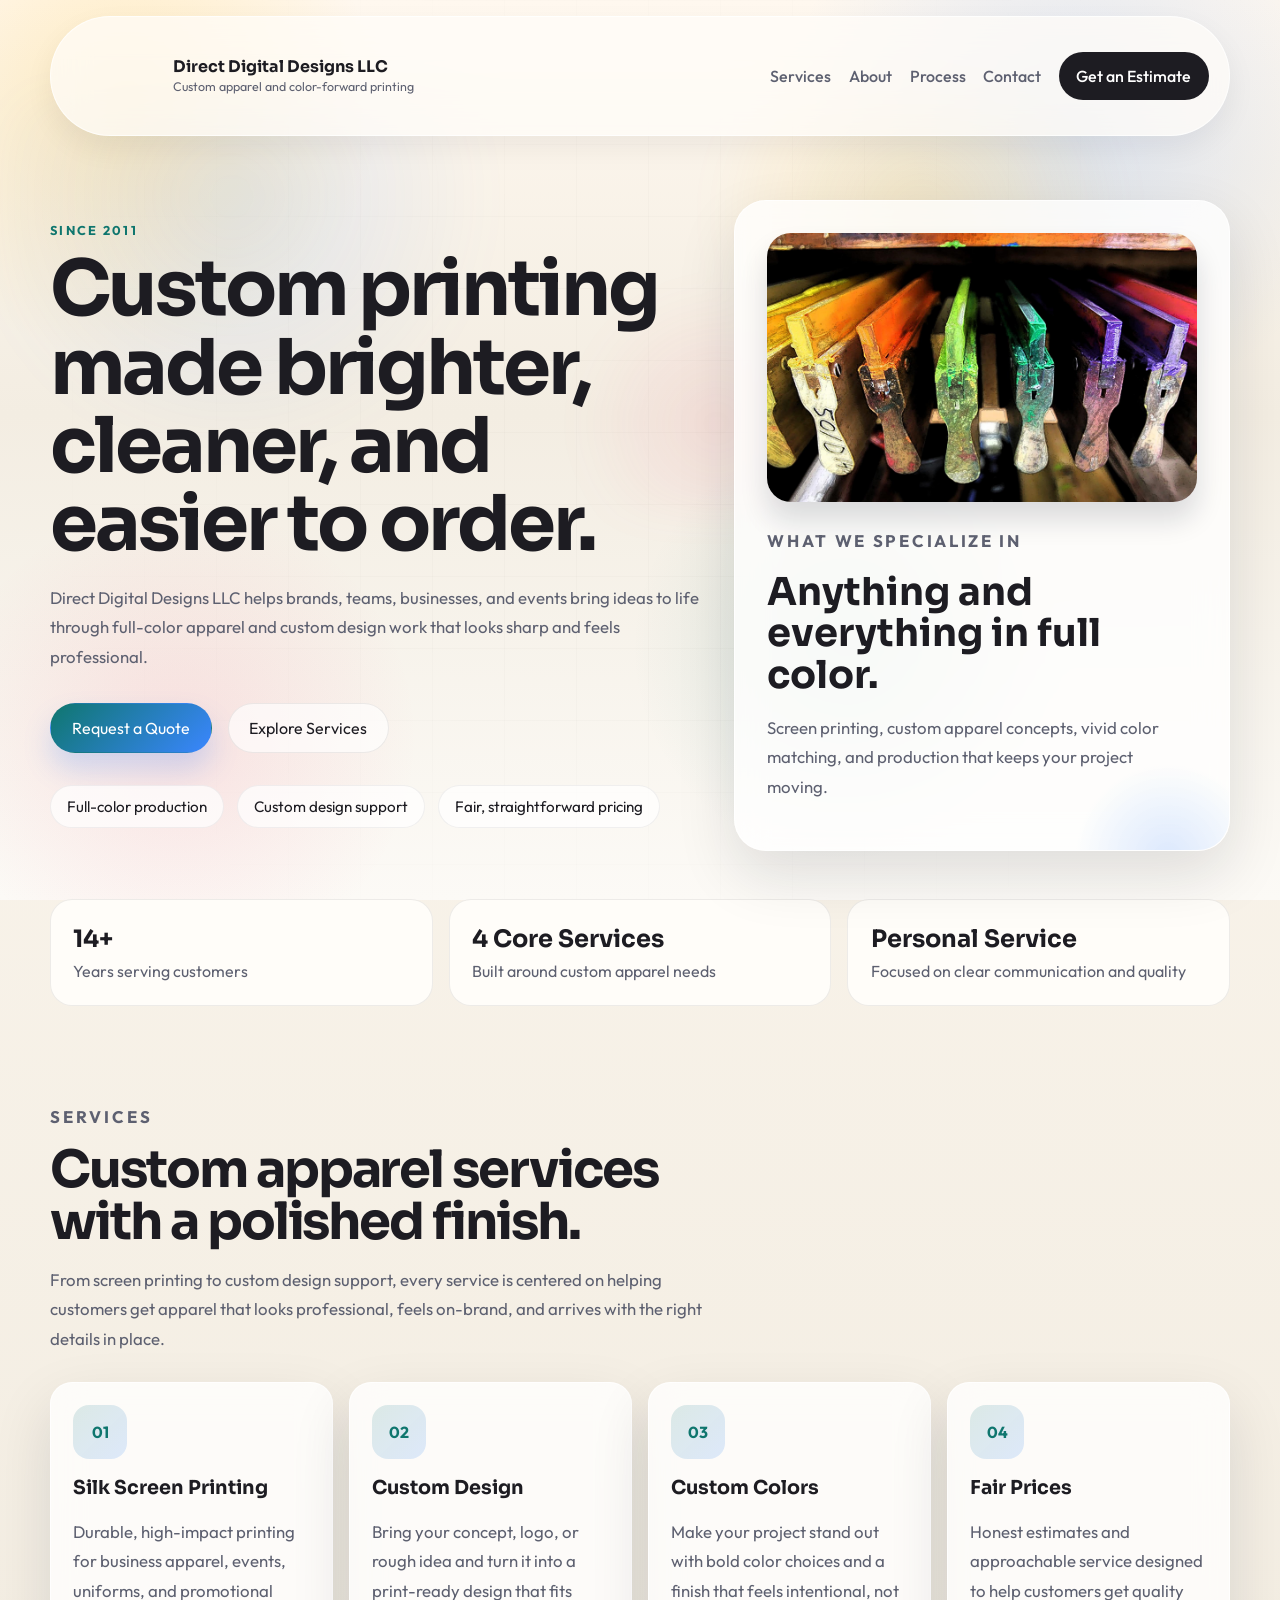
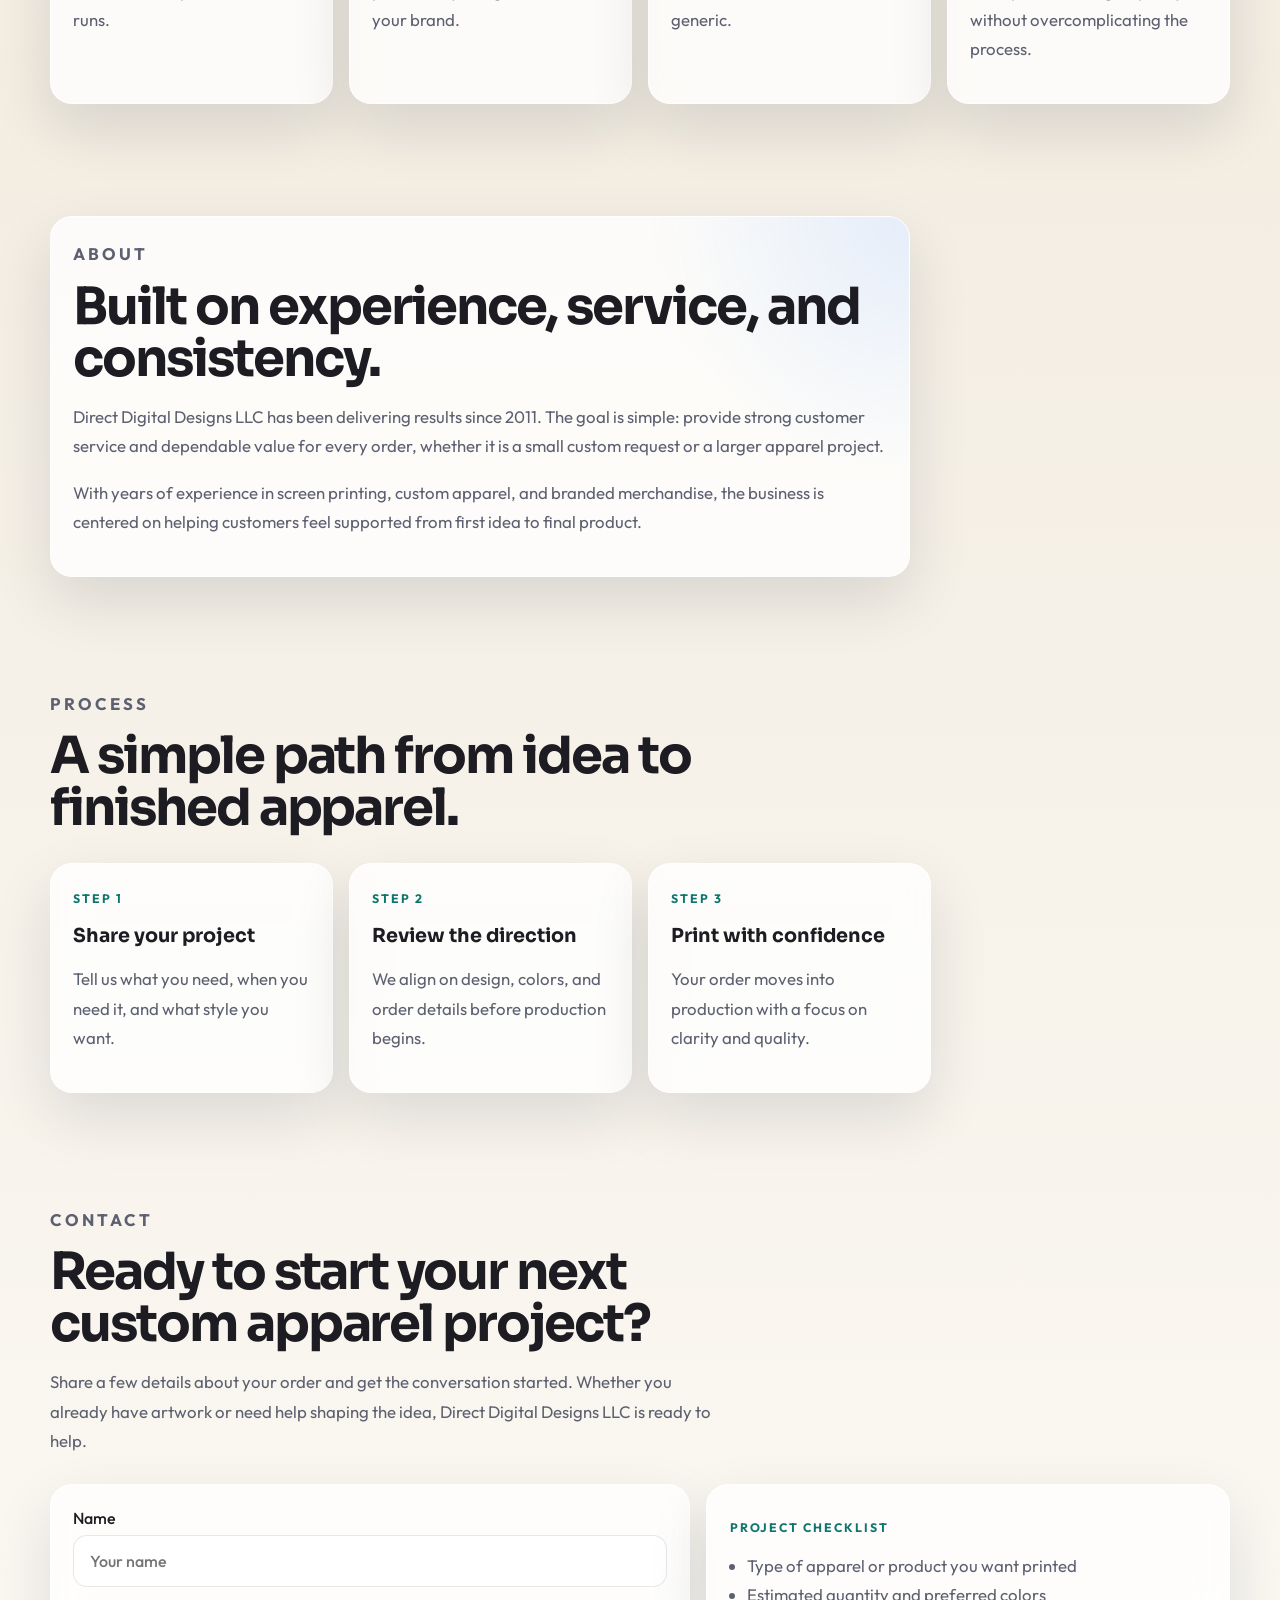
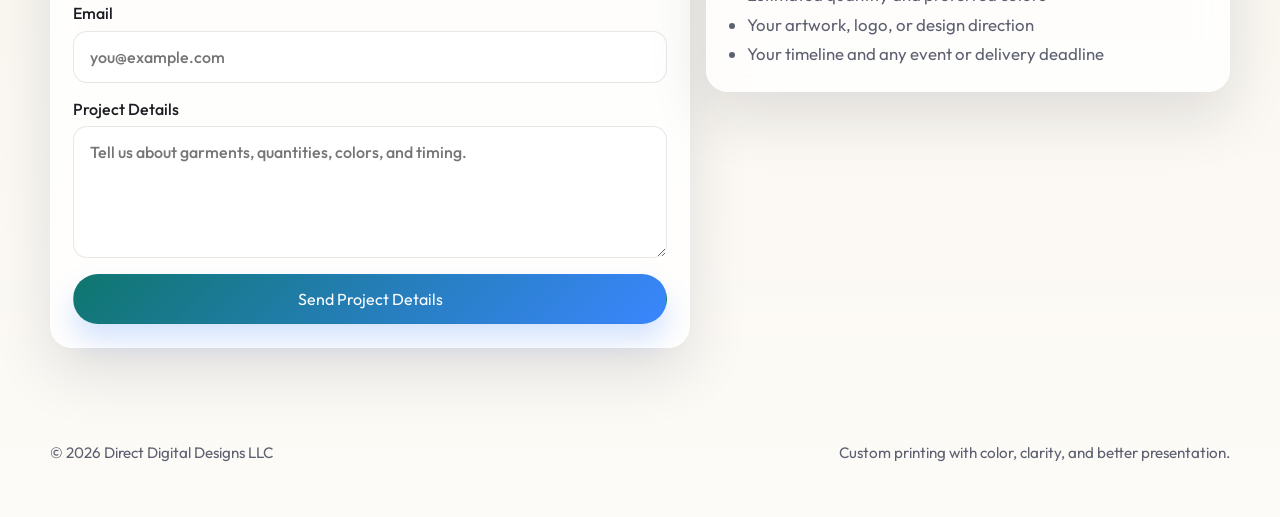
<file: index.html>
<!DOCTYPE html>
<html lang="en">
  <head>
    <meta charset="UTF-8" />
    <meta name="viewport" content="width=device-width, initial-scale=1.0" />
    <title>Direct Digital Designs LLC</title>
    <meta
      name="description"
      content="Direct Digital Designs LLC creates custom apparel, full-color printing, and branded merchandise with a focus on quality, fair pricing, and dependable service."
    />
    <link rel="preconnect" href="https://fonts.googleapis.com" />
    <link rel="preconnect" href="https://fonts.gstatic.com" crossorigin />
    <link
      href="https://fonts.googleapis.com/css2?family=Outfit:wght@300;400;500;600;700;800&family=Sora:wght@400;500;600;700&display=swap"
      rel="stylesheet"
    />
    <style>
      :root {
        --bg: #f6f2ea;
        --surface: rgba(255, 255, 255, 0.78);
        --surface-strong: #fffdf9;
        --header-surface: rgba(255, 253, 249, 0.75);
        --text: #1d1c22;
        --muted: #5d6070;
        --line: rgba(29, 28, 34, 0.08);
        --accent: #0f766e;
        --accent-2: #ef476f;
        --accent-3: #ffb703;
        --accent-4: #3a86ff;
        --shadow: 0 24px 60px rgba(17, 24, 39, 0.12);
        --radius-xl: 32px;
        --radius-lg: 22px;
        --radius-md: 16px;
        --max-width: 1180px;
      }

      *,
      *::before,
      *::after {
        box-sizing: border-box;
      }

      html {
        scroll-behavior: smooth;
      }

      body {
        margin: 0;
        font-family: "Outfit", "Avenir Next", "Segoe UI", sans-serif;
        color: var(--text);
        background: linear-gradient(180deg, #fcf7ef 0%, #f3ede2 46%, #fdfbf7 100%);
        position: relative;
      }

      img {
        max-width: 100%;
        display: block;
      }

      a {
        color: inherit;
        text-decoration: none;
      }

      button,
      input,
      textarea {
        font: inherit;
      }

      .site-shell {
        min-height: 100vh;
        position: relative;
        isolation: isolate;
      }

      .site-shell::before,
      .site-shell::after {
        content: "";
        position: fixed;
        inset: 0;
        pointer-events: none;
      }

      .site-shell::before {
        z-index: -2;
        background:
          radial-gradient(circle at 10% 12%, rgba(255, 183, 3, 0.2), transparent 18%),
          radial-gradient(circle at 84% 14%, rgba(58, 134, 255, 0.16), transparent 22%),
          radial-gradient(circle at 66% 72%, rgba(15, 118, 110, 0.12), transparent 20%),
          radial-gradient(circle at 14% 82%, rgba(239, 71, 111, 0.12), transparent 18%),
          linear-gradient(180deg, #fff8ef 0%, #f3ede2 46%, #fcfaf6 100%);
      }

      .site-shell::after {
        z-index: -1;
        opacity: 0.45;
        background-image:
          linear-gradient(rgba(29, 28, 34, 0.04) 1px, transparent 1px),
          linear-gradient(90deg, rgba(29, 28, 34, 0.035) 1px, transparent 1px);
        background-size: 72px 72px;
        mask-image: radial-gradient(circle at center, black 34%, transparent 88%);
      }

      .site-header,
      .hero,
      .stats,
      .services,
      .about,
      .process,
      .contact,
      .site-footer {
        width: min(calc(100% - 2rem), var(--max-width));
        margin: 0 auto;
      }

      .site-header {
        position: sticky;
        top: 0;
        z-index: 20;
        display: flex;
        align-items: center;
        justify-content: space-between;
        gap: 1.25rem;
        margin-top: 1rem;
        padding: 1rem 1.25rem;
        background: var(--header-surface);
        border: 1px solid rgba(255, 255, 255, 0.65);
        backdrop-filter: blur(18px);
        border-radius: 999px;
        box-shadow: 0 12px 30px rgba(17, 24, 39, 0.06);
      }

      .brand {
        display: flex;
        align-items: center;
        gap: 1rem;
        min-width: 0;
      }

      .brand-copy {
        min-width: 0;
      }

      .brand strong,
      .brand small {
        display: block;
      }

      .brand strong {
        font-family: "Sora", "Outfit", sans-serif;
        font-size: 1rem;
        line-height: 1.1;
      }

      .brand small {
        color: var(--muted);
        font-size: 0.78rem;
        margin-top: 0.2rem;
        line-height: 1.25;
      }

      .brand-mark-shell {
        position: relative;
        display: grid;
        place-items: center;
        width: 86px;
        height: 86px;
        flex: 0 0 86px;
        background: transparent;
      }

      .brand-mark-canvas,
      .brand-mark-video-source {
        position: absolute;
        inset: 0;
        margin: auto;
        width: 82px;
        height: 82px;
      }

      .brand-mark-canvas {
        display: block;
        object-fit: contain;
        background: transparent;
        filter: drop-shadow(0 10px 18px rgba(17, 24, 39, 0.14));
        transition: transform 180ms ease, filter 180ms ease;
      }

      .brand-mark-video-source {
        opacity: 0;
        pointer-events: none;
      }

      .brand:hover .brand-mark-canvas,
      .brand:focus-visible .brand-mark-canvas {
        transform: translateY(-1px) scale(1.02);
        filter: drop-shadow(0 14px 22px rgba(17, 24, 39, 0.18));
      }

      .site-nav {
        display: flex;
        align-items: center;
        gap: 1.1rem;
      }

      .site-nav a {
        color: var(--muted);
        font-weight: 500;
      }

      .site-nav a:hover,
      .site-nav a:focus-visible {
        color: var(--text);
      }

      .nav-cta {
        padding: 0.85rem 1.1rem;
        border-radius: 999px;
        background: var(--text);
        color: white !important;
      }

      .menu-toggle {
        display: none;
        border: 0;
        background: transparent;
        color: var(--text);
        font-weight: 600;
      }

      .hero {
        position: relative;
        display: grid;
        grid-template-columns: 1.25fr 0.95fr;
        gap: 2rem;
        padding: 4rem 0 2rem;
        align-items: center;
      }

      .hero::before {
        content: "";
        position: absolute;
        inset: -2.5rem -3rem auto -3rem;
        height: 420px;
        border-radius: 48px;
        background:
          radial-gradient(circle at 18% 24%, rgba(58, 134, 255, 0.12), transparent 24%),
          radial-gradient(circle at 72% 28%, rgba(255, 183, 3, 0.16), transparent 22%),
          radial-gradient(circle at 56% 78%, rgba(239, 71, 111, 0.1), transparent 18%);
        filter: blur(18px);
        z-index: -1;
      }

      .eyebrow {
        margin: 0 0 0.75rem;
        color: var(--accent);
        text-transform: uppercase;
        letter-spacing: 0.18em;
        font-size: 0.8rem;
        font-weight: 700;
      }

      .hero h1,
      .section-heading h2,
      .about-panel h2 {
        font-family: "Sora", "Outfit", sans-serif;
        line-height: 1.02;
        letter-spacing: -0.04em;
      }

      .hero h1 {
        margin: 0;
        max-width: 12ch;
        font-size: clamp(3rem, 6vw, 5.75rem);
      }

      .hero-text,
      .section-heading p,
      .about-panel p,
      .service-card p,
      .process-grid p,
      .hero-card p,
      .contact-copy li,
      .contact .section-heading p {
        color: var(--muted);
        line-height: 1.75;
        font-size: 1.05rem;
      }

      .hero-text {
        max-width: 60ch;
        margin: 1.2rem 0 0;
      }

      .hero-actions {
        display: flex;
        flex-wrap: wrap;
        gap: 1rem;
        margin: 2rem 0;
      }

      .button {
        display: inline-flex;
        align-items: center;
        justify-content: center;
        min-height: 50px;
        padding: 0.85rem 1.3rem;
        border-radius: 999px;
        border: 1px solid transparent;
        transition: transform 180ms ease, box-shadow 180ms ease, border-color 180ms ease;
      }

      .button:hover,
      .button:focus-visible {
        transform: translateY(-2px);
      }

      .button-primary {
        background: linear-gradient(135deg, var(--accent), var(--accent-4));
        color: white;
        box-shadow: 0 16px 28px rgba(58, 134, 255, 0.22);
      }

      .button-secondary {
        background: rgba(255, 255, 255, 0.65);
        border-color: rgba(29, 28, 34, 0.08);
      }

      .hero-highlights {
        display: flex;
        flex-wrap: wrap;
        gap: 0.8rem;
        padding: 0;
        margin: 0;
        list-style: none;
      }

      .hero-highlights li {
        padding: 0.7rem 1rem;
        border-radius: 999px;
        background: rgba(255, 255, 255, 0.7);
        border: 1px solid rgba(29, 28, 34, 0.06);
        font-size: 0.95rem;
      }

      .hero-card,
      .about-note,
      .contact-card,
      .contact-form,
      .service-card,
      .process-grid article {
        background: var(--surface);
        border: 1px solid rgba(255, 255, 255, 0.75);
        box-shadow: var(--shadow);
        backdrop-filter: blur(16px);
      }

      .hero-card {
        padding: 2rem;
        border-radius: var(--radius-xl);
        position: relative;
        overflow: hidden;
      }

      .hero-card::before {
        content: "";
        position: absolute;
        inset: auto -10% -18% auto;
        width: 220px;
        height: 220px;
        background: radial-gradient(circle, rgba(58, 134, 255, 0.18), transparent 60%);
      }

      .hero-card-image {
        display: block;
        width: 100%;
        aspect-ratio: 16 / 10;
        margin-bottom: 1.5rem;
        border-radius: 24px;
        object-fit: cover;
        object-position: center;
        box-shadow:
          0 18px 28px rgba(17, 24, 39, 0.14),
          inset 0 1px 0 rgba(255, 255, 255, 0.35);
      }

      .card-label,
      .note-title,
      .process-grid span {
        text-transform: uppercase;
        letter-spacing: 0.16em;
        font-size: 0.77rem;
        font-weight: 700;
        color: var(--accent);
      }

      .hero-card h2 {
        margin: 0.4rem 0 0.8rem;
        font-family: "Sora", sans-serif;
        font-size: clamp(1.85rem, 3vw, 2.6rem);
        line-height: 1.08;
      }

      .stats {
        display: grid;
        grid-template-columns: repeat(3, minmax(0, 1fr));
        gap: 1rem;
        padding: 1rem 0 4rem;
      }

      .stats article {
        padding: 1.5rem 1.4rem;
        border-radius: var(--radius-lg);
        background: var(--surface-strong);
        border: 1px solid var(--line);
      }

      .stats strong {
        display: block;
        font-family: "Sora", sans-serif;
        font-size: 1.5rem;
      }

      .stats span {
        display: block;
        color: var(--muted);
        margin-top: 0.45rem;
      }

      .services,
      .process,
      .contact {
        padding: 2rem 0 5rem;
      }

      .about {
        padding: 2rem 0 5rem;
      }

      .section-heading {
        max-width: 62ch;
        margin-bottom: 1.8rem;
      }

      .section-heading h2,
      .about-panel h2 {
        margin: 0;
        font-size: clamp(2rem, 4vw, 3.45rem);
      }

      .service-grid,
      .process-grid {
        display: grid;
        grid-template-columns: repeat(4, minmax(0, 1fr));
        gap: 1rem;
      }

      .service-card,
      .process-grid article,
      .about-panel,
      .about-note,
      .contact-form,
      .contact-card {
        border-radius: var(--radius-lg);
        padding: 1.4rem;
      }

      .icon-wrap {
        display: inline-grid;
        place-items: center;
        width: 54px;
        height: 54px;
        border-radius: 16px;
        background: linear-gradient(135deg, rgba(15, 118, 110, 0.14), rgba(58, 134, 255, 0.16));
        color: var(--accent);
        font-weight: 700;
      }

      .service-card h3,
      .process-grid h3 {
        margin: 1rem 0 0.5rem;
        font-family: "Sora", sans-serif;
        font-size: 1.2rem;
      }

      .about-panel {
        max-width: 860px;
        background:
          radial-gradient(circle at top right, rgba(58, 134, 255, 0.12), transparent 28%),
          var(--surface);
        border: 1px solid rgba(255, 255, 255, 0.75);
        box-shadow: var(--shadow);
      }

      .about-note ul,
      .contact-card ul {
        padding-left: 1.1rem;
        margin: 1rem 0 0;
        color: var(--muted);
        line-height: 1.75;
      }

      .contact-panel {
        display: grid;
        grid-template-columns: 1.1fr 0.9fr;
        gap: 1rem;
      }

      .contact-form {
        display: grid;
        gap: 1rem;
      }

      .contact-form label {
        display: grid;
        gap: 0.45rem;
        font-weight: 500;
      }

      .contact-form input,
      .contact-form textarea {
        width: 100%;
        padding: 0.95rem 1rem;
        border-radius: 14px;
        border: 1px solid rgba(29, 28, 34, 0.1);
        background: rgba(255, 255, 255, 0.8);
        color: var(--text);
      }

      .contact-form input:focus,
      .contact-form textarea:focus {
        outline: 2px solid rgba(58, 134, 255, 0.25);
        border-color: rgba(58, 134, 255, 0.55);
      }

      .site-footer {
        display: flex;
        justify-content: space-between;
        gap: 1rem;
        padding: 0 0 2.5rem;
        color: var(--muted);
        font-size: 0.95rem;
      }

      @media (max-width: 980px) {
        .hero,
        .about,
        .contact-panel,
        .service-grid,
        .process-grid,
        .stats {
          grid-template-columns: 1fr;
        }

        .hero h1 {
          max-width: 13ch;
        }

        .site-header {
          border-radius: 28px;
          align-items: flex-start;
          flex-wrap: wrap;
        }

        .menu-toggle {
          display: inline-flex;
          margin-left: auto;
          padding: 0.5rem 0;
        }

        .site-nav {
          display: none;
          width: 100%;
          flex-direction: column;
          align-items: flex-start;
          padding-top: 0.5rem;
        }

        .site-nav.is-open {
          display: flex;
        }
      }

      @media (max-width: 640px) {
        .site-header,
        .hero,
        .stats,
        .services,
        .about,
        .process,
        .contact,
        .site-footer {
          width: min(calc(100% - 1.2rem), var(--max-width));
        }

        .hero {
          padding-top: 2.8rem;
        }

        .hero-card,
        .about-panel,
        .about-note,
        .service-card,
        .process-grid article,
        .contact-form,
        .contact-card {
          padding: 1.15rem;
        }

        .site-footer {
          flex-direction: column;
        }

        .brand-mark-shell {
          width: 72px;
          height: 72px;
          flex-basis: 72px;
        }

        .brand-mark-canvas,
        .brand-mark-video-source {
          width: 68px;
          height: 68px;
        }

        .brand strong {
          font-size: 0.92rem;
        }
      }

      @media (prefers-reduced-motion: reduce) {
        .brand:hover .brand-mark-canvas,
        .brand:focus-visible .brand-mark-canvas {
          transform: none;
        }
      }
    </style>
  </head>
  <body>
    <div class="site-shell">
      <header class="site-header">
        <a class="brand" href="#top">
          <span class="brand-mark-shell" aria-hidden="true">
            <canvas class="brand-mark-canvas" width="176" height="176"></canvas>
            <video
              class="brand-mark-video-source"
              muted
              playsinline
              preload="auto"
            >
              <source src="logo-hover.mp4" type="video/mp4" />
            </video>
          </span>
          <span class="brand-copy">
            <strong>Direct Digital Designs LLC</strong>
            <small>Custom apparel and color-forward printing</small>
          </span>
        </a>

        <button
          class="menu-toggle"
          type="button"
          aria-expanded="false"
          aria-controls="site-nav"
        >
          Menu
        </button>

        <nav class="site-nav" id="site-nav" aria-label="Primary navigation">
          <a href="#services">Services</a>
          <a href="#about">About</a>
          <a href="#process">Process</a>
          <a href="#contact">Contact</a>
          <a class="nav-cta" href="#contact">Get an Estimate</a>
        </nav>
      </header>

      <main id="top">
        <section class="hero">
          <div class="hero-copy">
            <p class="eyebrow">Since 2011</p>
            <h1>Custom printing made brighter, cleaner, and easier to order.</h1>
            <p class="hero-text">
              Direct Digital Designs LLC helps brands, teams, businesses, and
              events bring ideas to life through full-color apparel and custom
              design work that looks sharp and feels professional.
            </p>

            <div class="hero-actions">
              <a class="button button-primary" href="#contact">Request a Quote</a>
              <a class="button button-secondary" href="#services">Explore Services</a>
            </div>

            <ul class="hero-highlights" aria-label="Business highlights">
              <li>Full-color production</li>
              <li>Custom design support</li>
              <li>Fair, straightforward pricing</li>
            </ul>
          </div>

          <div class="hero-card">
            <img
              class="hero-card-image"
              src="screen-print-photo.jpg"
              alt="Colorful screen printing setup used for custom apparel production"
            />
            <p class="card-label">What we specialize in</p>
            <h2>Anything and everything in full color.</h2>
            <p>
              Screen printing, custom apparel concepts, vivid color matching,
              and production that keeps your project moving.
            </p>
          </div>
        </section>

        <section class="stats">
          <article>
            <strong>14+</strong>
            <span>Years serving customers</span>
          </article>
          <article>
            <strong>4 Core Services</strong>
            <span>Built around custom apparel needs</span>
          </article>
          <article>
            <strong>Personal Service</strong>
            <span>Focused on clear communication and quality</span>
          </article>
        </section>

        <section class="services" id="services">
          <div class="section-heading">
            <p class="eyebrow">Services</p>
            <h2>Custom apparel services with a polished finish.</h2>
            <p>
              From screen printing to custom design support, every service is
              centered on helping customers get apparel that looks professional,
              feels on-brand, and arrives with the right details in place.
            </p>
          </div>

          <div class="service-grid">
            <article class="service-card">
              <div class="icon-wrap">01</div>
              <h3>Silk Screen Printing</h3>
              <p>
                Durable, high-impact printing for business apparel, events,
                uniforms, and promotional runs.
              </p>
            </article>
            <article class="service-card">
              <div class="icon-wrap">02</div>
              <h3>Custom Design</h3>
              <p>
                Bring your concept, logo, or rough idea and turn it into a
                print-ready design that fits your brand.
              </p>
            </article>
            <article class="service-card">
              <div class="icon-wrap">03</div>
              <h3>Custom Colors</h3>
              <p>
                Make your project stand out with bold color choices and a finish
                that feels intentional, not generic.
              </p>
            </article>
            <article class="service-card">
              <div class="icon-wrap">04</div>
              <h3>Fair Prices</h3>
              <p>
                Honest estimates and approachable service designed to help
                customers get quality without overcomplicating the process.
              </p>
            </article>
          </div>
        </section>

        <section class="about" id="about">
          <div class="about-panel">
            <p class="eyebrow">About</p>
            <h2>Built on experience, service, and consistency.</h2>
            <p>
              Direct Digital Designs LLC has been delivering results since 2011.
              The goal is simple: provide strong customer service and dependable
              value for every order, whether it is a small custom request or a
              larger apparel project.
            </p>
            <p>
              With years of experience in screen printing, custom apparel, and
              branded merchandise, the business is centered on helping customers
              feel supported from first idea to final product.
            </p>
          </div>
        </section>

        <section class="process" id="process">
          <div class="section-heading">
            <p class="eyebrow">Process</p>
            <h2>A simple path from idea to finished apparel.</h2>
          </div>

          <div class="process-grid">
            <article>
              <span>Step 1</span>
              <h3>Share your project</h3>
              <p>Tell us what you need, when you need it, and what style you want.</p>
            </article>
            <article>
              <span>Step 2</span>
              <h3>Review the direction</h3>
              <p>We align on design, colors, and order details before production begins.</p>
            </article>
            <article>
              <span>Step 3</span>
              <h3>Print with confidence</h3>
              <p>Your order moves into production with a focus on clarity and quality.</p>
            </article>
          </div>
        </section>

        <section class="contact" id="contact">
          <div class="section-heading">
            <p class="eyebrow">Contact</p>
            <h2>Ready to start your next custom apparel project?</h2>
            <p>
              Share a few details about your order and get the conversation
              started. Whether you already have artwork or need help shaping the
              idea, Direct Digital Designs LLC is ready to help.
            </p>
          </div>

          <div class="contact-panel">
            <form class="contact-form">
              <label>
                Name
                <input type="text" name="name" placeholder="Your name" />
              </label>
              <label>
                Email
                <input type="email" name="email" placeholder="you@example.com" />
              </label>
              <label>
                Project Details
                <textarea
                  name="details"
                  rows="5"
                  placeholder="Tell us about garments, quantities, colors, and timing."
                ></textarea>
              </label>
              <button class="button button-primary" type="submit">
                Send Project Details
              </button>
            </form>

            <div class="contact-copy">
              <div class="contact-card">
                <p class="note-title">Project checklist</p>
                <ul>
                  <li>Type of apparel or product you want printed</li>
                  <li>Estimated quantity and preferred colors</li>
                  <li>Your artwork, logo, or design direction</li>
                  <li>Your timeline and any event or delivery deadline</li>
                </ul>
              </div>
            </div>
          </div>
        </section>
      </main>

      <footer class="site-footer">
        <p>&copy; <span id="year"></span> Direct Digital Designs LLC</p>
        <p>Custom printing with color, clarity, and better presentation.</p>
      </footer>
    </div>

    <script>
      const menuToggle = document.querySelector(".menu-toggle");
      const siteNav = document.querySelector(".site-nav");
      const year = document.querySelector("#year");
      const contactForm = document.querySelector(".contact-form");
      const brand = document.querySelector(".brand");
      const brandMarkShell = document.querySelector(".brand-mark-shell");
      const brandMarkVideo = document.querySelector(".brand-mark-video-source");
      const brandMarkCanvas = document.querySelector(".brand-mark-canvas");

      if (year) {
        year.textContent = new Date().getFullYear();
      }

      if (menuToggle && siteNav) {
        menuToggle.addEventListener("click", () => {
          const isOpen = siteNav.classList.toggle("is-open");
          menuToggle.setAttribute("aria-expanded", String(isOpen));
        });

        siteNav.querySelectorAll("a").forEach((link) => {
          link.addEventListener("click", () => {
            siteNav.classList.remove("is-open");
            menuToggle.setAttribute("aria-expanded", "false");
          });
        });
      }

      if (contactForm) {
        contactForm.addEventListener("submit", (event) => {
          event.preventDefault();
          alert("This demo form is ready to be connected to your email or quote system.");
        });
      }

      if (brandMarkVideo && brandMarkCanvas) {
        const previewFrameTime = 0.01;
        const canvasContext = brandMarkCanvas.getContext("2d", {
          willReadFrequently: true,
        });
        let renderFrameId = 0;

        const averageBackgroundColor = (pixels, width, height) => {
          const samplePoints = [
            [10, 10],
            [width - 10, 10],
            [10, height - 10],
            [width - 10, height - 10],
          ];
          let red = 0;
          let green = 0;
          let blue = 0;

          samplePoints.forEach(([x, y]) => {
            const safeX = Math.max(0, Math.min(width - 1, x));
            const safeY = Math.max(0, Math.min(height - 1, y));
            const index = (safeY * width + safeX) * 4;

            red += pixels[index];
            green += pixels[index + 1];
            blue += pixels[index + 2];
          });

          return {
            red: red / samplePoints.length,
            green: green / samplePoints.length,
            blue: blue / samplePoints.length,
          };
        };

        const drawProcessedFrame = () => {
          if (!canvasContext || brandMarkVideo.readyState < 2) {
            return;
          }

          const width = brandMarkCanvas.width;
          const height = brandMarkCanvas.height;

          canvasContext.clearRect(0, 0, width, height);
          canvasContext.drawImage(brandMarkVideo, 0, 0, width, height);

          const frame = canvasContext.getImageData(0, 0, width, height);
          const pixels = frame.data;
          const background = averageBackgroundColor(pixels, width, height);
          const tolerance = 52;

          for (let index = 0; index < pixels.length; index += 4) {
            const redDiff = pixels[index] - background.red;
            const greenDiff = pixels[index + 1] - background.green;
            const blueDiff = pixels[index + 2] - background.blue;
            const distance = Math.sqrt(
              redDiff * redDiff + greenDiff * greenDiff + blueDiff * blueDiff
            );

            if (distance < tolerance) {
              pixels[index + 3] = 0;
            }
          }

          canvasContext.putImageData(frame, 0, 0);
        };

        const stopRendering = () => {
          if (renderFrameId) {
            window.cancelAnimationFrame(renderFrameId);
            renderFrameId = 0;
          }
        };

        const renderBrandLogoVideo = () => {
          if (!canvasContext || brandMarkVideo.paused || brandMarkVideo.ended) {
            renderFrameId = 0;
            return;
          }

          drawProcessedFrame();
          renderFrameId = window.requestAnimationFrame(renderBrandLogoVideo);
        };

        const resetBrandLogoVideo = () => {
          stopRendering();
          brandMarkVideo.pause();

          try {
            brandMarkVideo.currentTime = previewFrameTime;
          } catch {
            // Ignore seek timing errors until metadata is ready.
          }
        };

        const playBrandLogoVideo = () => {
          stopRendering();

          try {
            brandMarkVideo.currentTime = 0;
          } catch {
            // Ignore seek timing errors until metadata is ready.
          }

          const playPromise = brandMarkVideo.play();

          if (playPromise) {
            playPromise
              .then(() => {
                renderBrandLogoVideo();
              })
              .catch(() => {});
          }
        };

        brandMarkVideo.addEventListener("loadeddata", resetBrandLogoVideo);
        brandMarkVideo.addEventListener("ended", resetBrandLogoVideo);
        brandMarkVideo.addEventListener("pause", stopRendering);
        brandMarkVideo.addEventListener("seeked", () => {
          if (brandMarkVideo.paused) {
            drawProcessedFrame();
          }
        });

        if (brandMarkShell) {
          brandMarkShell.addEventListener("pointerenter", playBrandLogoVideo);
          brandMarkShell.addEventListener("pointerleave", resetBrandLogoVideo);
        }

        if (brand) {
          brand.addEventListener("focusin", playBrandLogoVideo);
          brand.addEventListener("focusout", resetBrandLogoVideo);
        }
      }
    </script>
  </body>
</html>
</file>
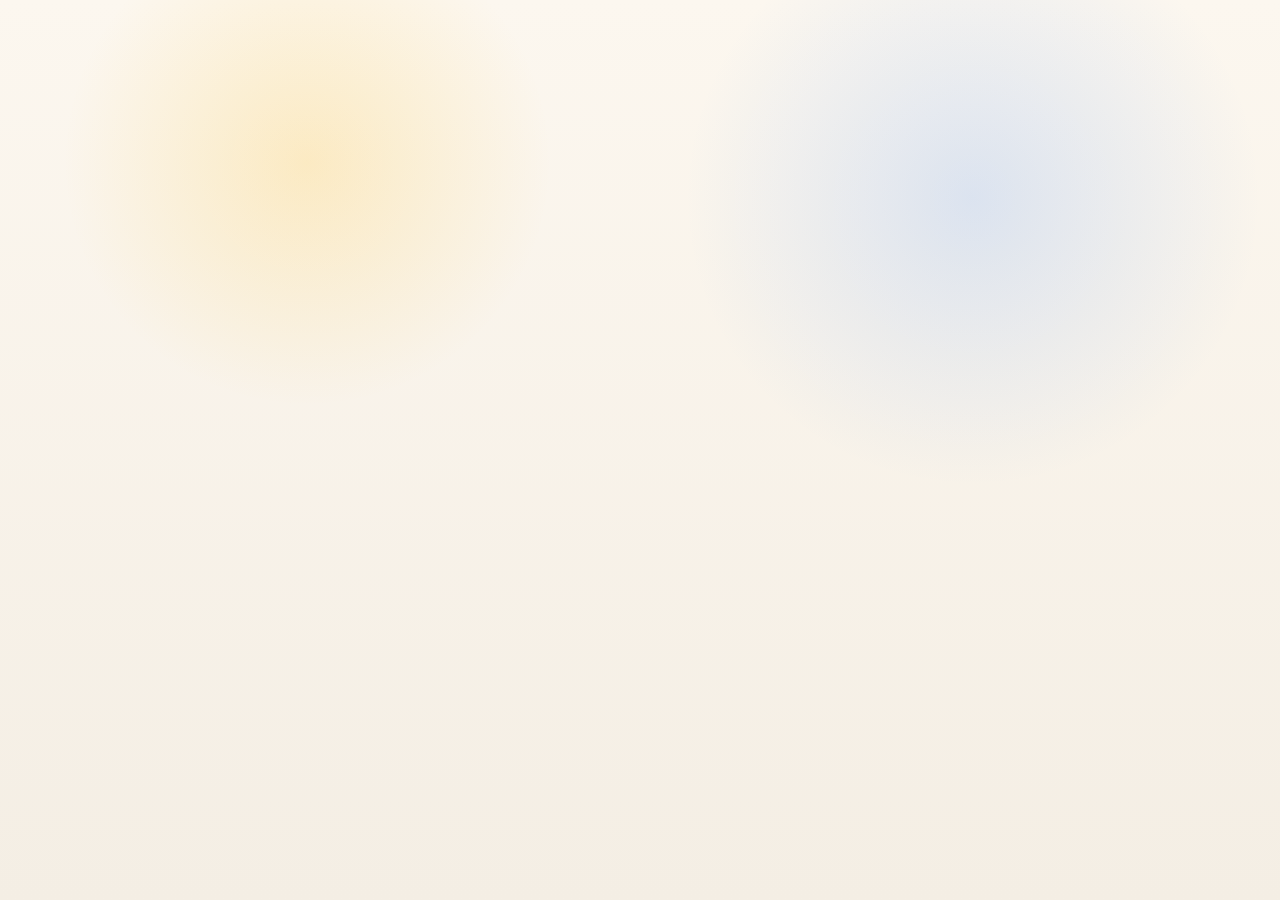
<file: logo.html>
<!DOCTYPE html>
<html lang="en">
  <head>
    <meta charset="UTF-8" />
    <meta name="viewport" content="width=device-width, initial-scale=1.0" />
    <title>Direct Digital Designs Logo</title>
    <style>
      :root {
        --shadow: rgba(17, 24, 39, 0.12);
      }

      * {
        box-sizing: border-box;
      }

      body {
        margin: 0;
        min-height: 100vh;
        display: grid;
        place-items: center;
        background:
          radial-gradient(circle at 24% 18%, rgba(255, 183, 3, 0.18), transparent 20%),
          radial-gradient(circle at 76% 22%, rgba(58, 134, 255, 0.16), transparent 24%),
          linear-gradient(180deg, #fcf7ef 0%, #f4eee4 100%);
        font-family: "Outfit", "Segoe UI", sans-serif;
      }

      .logo-wrap {
        display: grid;
        place-items: center;
        width: 320px;
        height: 320px;
      }

      .logo-shell {
        display: grid;
        place-items: center;
        width: 240px;
        height: 240px;
      }

      .logo-video {
        display: block;
        width: 224px;
        height: 224px;
        object-fit: contain;
        background: transparent;
        filter: drop-shadow(0 18px 32px var(--shadow));
        transition: transform 180ms ease, filter 180ms ease;
      }

      .logo-shell:hover .logo-video,
      .logo-shell:focus-within .logo-video {
        transform: translateY(-1px) scale(1.02);
        filter: drop-shadow(0 22px 38px rgba(17, 24, 39, 0.18));
      }
    </style>
  </head>
  <body>
    <div class="logo-wrap">
      <div class="logo-shell">
        <video class="logo-video" muted playsinline preload="auto">
          <source src="logo-hover.mp4" type="video/mp4" />
        </video>
      </div>
    </div>

    <script>
      const logoShell = document.querySelector(".logo-shell");
      const logoVideo = document.querySelector(".logo-video");

      if (logoShell && logoVideo) {
        const previewFrameTime = 0.01;

        const resetLogoVideo = () => {
          logoVideo.pause();

          try {
            logoVideo.currentTime = previewFrameTime;
          } catch {
            // Ignore seek timing errors until metadata is ready.
          }
        };

        const playLogoVideo = () => {
          try {
            logoVideo.currentTime = 0;
          } catch {
            // Ignore seek timing errors until metadata is ready.
          }

          const playPromise = logoVideo.play();

          if (playPromise) {
            playPromise.catch(() => {});
          }
        };

        logoVideo.addEventListener("loadeddata", resetLogoVideo);
        logoVideo.addEventListener("ended", resetLogoVideo);
        logoShell.addEventListener("pointerenter", playLogoVideo);
        logoShell.addEventListener("pointerleave", resetLogoVideo);
      }
    </script>
  </body>
</html>
</file>
